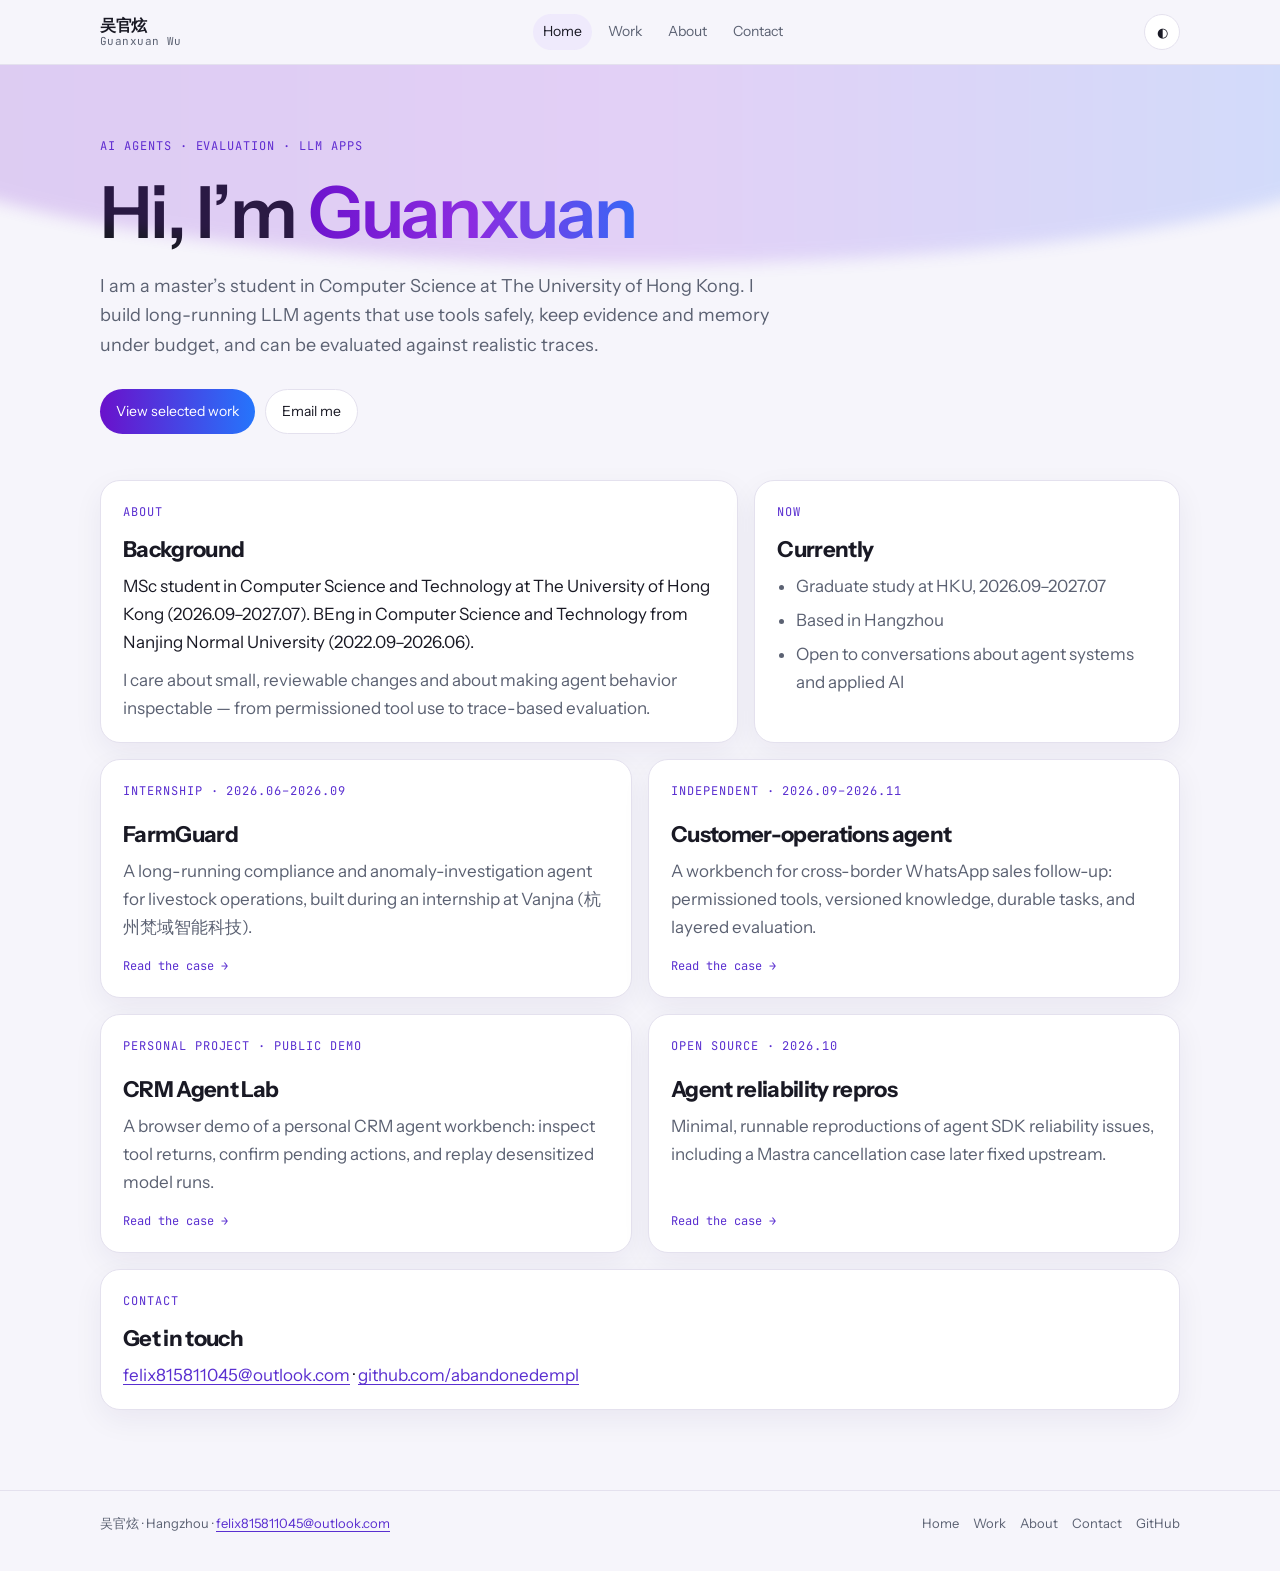
<file: index.html>
<!DOCTYPE html>
<html lang="en">
<head>
  <meta charset="utf-8">
  <meta name="viewport" content="width=device-width, initial-scale=1">
  <title>吴官炫 · Guanxuan Wu</title>
  <meta name="description" content="Personal site of 吴官炫, MSc Computer Science student at The University of Hong Kong.">
  <meta property="og:title" content="吴官炫 · Guanxuan Wu">
  <meta property="og:description" content="Personal site of 吴官炫, MSc Computer Science student at The University of Hong Kong.">
  <meta property="og:url" content="https://abandonedempl.github.io/">
  <link rel="canonical" href="https://abandonedempl.github.io/">
  <meta name="theme-color" content="#f6f5fb">
  <link rel="icon" href="/favicon.svg" type="image/svg+xml">
  <link rel="icon" href="/favicon.ico">
  <link rel="apple-touch-icon" href="/apple-touch-icon.png">
  <link rel="preconnect" href="https://fonts.googleapis.com">
  <link rel="preconnect" href="https://fonts.gstatic.com" crossorigin>
  <link href="https://fonts.googleapis.com/css2?family=Instrument+Sans:wght@400;500;600&family=JetBrains+Mono:wght@400;500;600&display=swap" rel="stylesheet">
  <link rel="stylesheet" href="css/style.css">
  <script>
    (function () {
      var t = "light";
      try {
        var s = localStorage.getItem("theme");
        if (s === "light" || s === "dark") t = s;
        else if (window.matchMedia("(prefers-color-scheme: dark)").matches) t = "dark";
      } catch (e) {}
      document.documentElement.setAttribute("data-theme", t);
      var c = document.querySelector('meta[name="theme-color"]');
      if (c) c.setAttribute("content", t === "dark" ? "#0f1118" : "#f6f5fb");
    })();
  </script>
  <script src="js/theme.js" defer></script>
</head>
<body>
  <a class="skip" href="#main">Skip to content</a>
  <header class="site-header">
    <div class="wrap header-inner">
      <a class="wordmark" href="./">
        <strong>吴官炫</strong>
        <span>Guanxuan Wu</span>
      </a>
      <nav class="nav" aria-label="Primary">
        <a href="./" aria-current="page">Home</a>
        <a href="work/">Work</a>
        <a href="about/">About</a>
        <a href="contact/">Contact</a>
      </nav>
      <button class="theme-toggle" type="button" data-theme-toggle aria-label="Switch color theme">◐</button>
    </div>
  </header>
  <main id="main">

    <section class="hero">
      <div class="wrap">
        <p class="kicker">AI Agents · Evaluation · LLM Apps</p>
        <h1>Hi, I’m <em>Guanxuan</em></h1>
        <p class="lede">I am a master’s student in Computer Science at The University of Hong Kong. I build long-running LLM agents that use tools safely, keep evidence and memory under budget, and can be evaluated against realistic traces.</p>
        <div class="actions">
          <a class="btn primary" href="work/">View selected work</a>
          <a class="btn" href="mailto:felix815811045@outlook.com">Email me</a>
        </div>
      </div>
    </section>

    <section class="wrap bento">
      <article class="card">
        <p class="kicker">About</p>
        <h2>Background</h2>
        <p>MSc student in Computer Science and Technology at The University of Hong Kong (2026.09–2027.07). BEng in Computer Science and Technology from Nanjing Normal University (2022.09–2026.06).</p>
        <p class="muted">I care about small, reviewable changes and about making agent behavior inspectable — from permissioned tool use to trace-based evaluation.</p>
      </article>

      <article class="card">
        <p class="kicker">Now</p>
        <h2>Currently</h2>
        <ul>
          <li>Graduate study at HKU, 2026.09–2027.07</li>
          <li>Based in Hangzhou</li>
          <li>Open to conversations about agent systems and applied AI</li>
        </ul>
      </article>

      <div class="span-2 work-grid">
        <a class="card work-card" href="work/farmguard/">
          <p class="kicker">Internship · 2026.06–2026.09</p>
          <h2>FarmGuard</h2>
          <p class="grow muted">A long-running compliance and anomaly-investigation agent for livestock operations, built during an internship at Vanjna (杭州梵域智能科技).</p>
          <span class="arrow">Read the case →</span>
        </a>
        <a class="card work-card" href="work/customer-agent/">
          <p class="kicker">Independent · 2026.09–2026.11</p>
          <h2>Customer-operations agent</h2>
          <p class="grow muted">A workbench for cross-border WhatsApp sales follow-up: permissioned tools, versioned knowledge, durable tasks, and layered evaluation.</p>
          <span class="arrow">Read the case →</span>
        </a>
      </div>

      <div class="span-2 work-grid">
        <a class="card work-card" href="work/crm-agent-lab/">
          <p class="kicker">Personal project · public demo</p>
          <h2>CRM Agent Lab</h2>
          <p class="grow muted">A browser demo of a personal CRM agent workbench: inspect tool returns, confirm pending actions, and replay desensitized model runs.</p>
          <span class="arrow">Read the case →</span>
        </a>
        <a class="card work-card" href="work/agent-reliability-repros/">
          <p class="kicker">Open source · 2026.10</p>
          <h2>Agent reliability repros</h2>
          <p class="grow muted">Minimal, runnable reproductions of agent SDK reliability issues, including a Mastra cancellation case later fixed upstream.</p>
          <span class="arrow">Read the case →</span>
        </a>
      </div>

      <article class="card span-2">
        <p class="kicker">Contact</p>
        <h2>Get in touch</h2>
        <p><a href="mailto:felix815811045@outlook.com">felix815811045@outlook.com</a> · <a href="https://github.com/abandonedempl">github.com/abandonedempl</a></p>
      </article>
    </section>
  </main>
  <footer class="site-footer">
    <div class="wrap footer-inner">
      <div>吴官炫 · Hangzhou · <a href="mailto:felix815811045@outlook.com">felix815811045@outlook.com</a></div>
      <nav class="footer-nav" aria-label="Footer">
        <a href="./">Home</a>
        <a href="work/">Work</a>
        <a href="about/">About</a>
        <a href="contact/">Contact</a>
        <a href="https://github.com/abandonedempl">GitHub</a>
      </nav>
    </div>
  </footer>
</body>
</html>
</file>
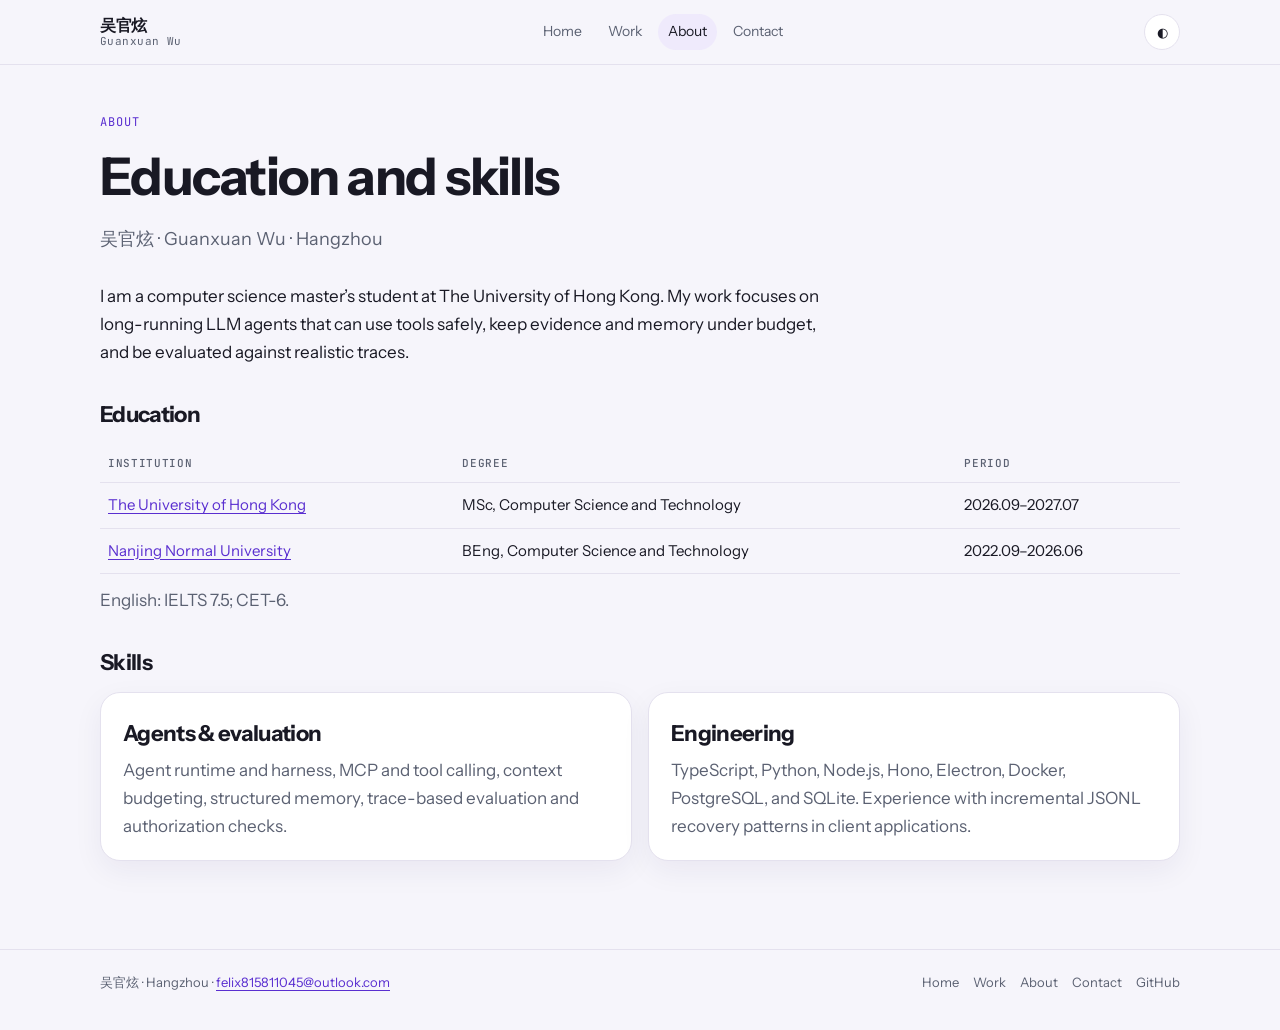
<file: about/index.html>
<!DOCTYPE html>
<html lang="en">
<head>
  <meta charset="utf-8">
  <meta name="viewport" content="width=device-width, initial-scale=1">
  <title>About · 吴官炫</title>
  <meta name="description" content="Education and skills of 吴官炫.">
  <meta property="og:title" content="About · 吴官炫">
  <meta property="og:description" content="Education and skills of 吴官炫.">
  <meta property="og:url" content="https://abandonedempl.github.io/about/">
  <link rel="canonical" href="https://abandonedempl.github.io/about/">
  <meta name="theme-color" content="#f6f5fb">
  <link rel="icon" href="/favicon.svg" type="image/svg+xml">
  <link rel="icon" href="/favicon.ico">
  <link rel="apple-touch-icon" href="/apple-touch-icon.png">
  <link rel="preconnect" href="https://fonts.googleapis.com">
  <link rel="preconnect" href="https://fonts.gstatic.com" crossorigin>
  <link href="https://fonts.googleapis.com/css2?family=Instrument+Sans:wght@400;500;600&family=JetBrains+Mono:wght@400;500;600&display=swap" rel="stylesheet">
  <link rel="stylesheet" href="../css/style.css">
  <script>
    (function () {
      var t = "light";
      try {
        var s = localStorage.getItem("theme");
        if (s === "light" || s === "dark") t = s;
        else if (window.matchMedia("(prefers-color-scheme: dark)").matches) t = "dark";
      } catch (e) {}
      document.documentElement.setAttribute("data-theme", t);
      var c = document.querySelector('meta[name="theme-color"]');
      if (c) c.setAttribute("content", t === "dark" ? "#0f1118" : "#f6f5fb");
    })();
  </script>
  <script src="../js/theme.js" defer></script>
</head>
<body>
  <a class="skip" href="#main">Skip to content</a>
  <header class="site-header">
    <div class="wrap header-inner">
      <a class="wordmark" href="../">
        <strong>吴官炫</strong>
        <span>Guanxuan Wu</span>
      </a>
      <nav class="nav" aria-label="Primary">
        <a href="../">Home</a>
        <a href="../work/">Work</a>
        <a href="../about/" aria-current="page">About</a>
        <a href="../contact/">Contact</a>
      </nav>
      <button class="theme-toggle" type="button" data-theme-toggle aria-label="Switch color theme">◐</button>
    </div>
  </header>
  <main id="main">

    <article class="wrap page">
      <header>
        <p class="kicker">About</p>
        <h1>Education and skills</h1>
        <p class="lede muted">吴官炫 · Guanxuan Wu · Hangzhou</p>
      </header>

      <section class="prose">
        <p>I am a computer science master’s student at The University of Hong Kong. My work focuses on long-running LLM agents that can use tools safely, keep evidence and memory under budget, and be evaluated against realistic traces.</p>
      </section>

      <h2>Education</h2>
      <table class="education-table">
        <thead>
          <tr><th>Institution</th><th>Degree</th><th>Period</th></tr>
        </thead>
        <tbody>
          <tr>
            <td><a href="https://www.hku.hk">The University of Hong Kong</a></td>
            <td>MSc, Computer Science and Technology</td>
            <td>2026.09–2027.07</td>
          </tr>
          <tr>
            <td><a href="https://www.njnu.edu.cn">Nanjing Normal University</a></td>
            <td>BEng, Computer Science and Technology</td>
            <td>2022.09–2026.06</td>
          </tr>
        </tbody>
      </table>
      <p class="muted education-note">English: IELTS 7.5; CET-6.</p>

      <h2>Skills</h2>
      <div class="skill-groups">
        <article class="card">
          <h2>Agents &amp; evaluation</h2>
          <p class="muted">Agent runtime and harness, MCP and tool calling, context budgeting, structured memory, trace-based evaluation and authorization checks.</p>
        </article>
        <article class="card">
          <h2>Engineering</h2>
          <p class="muted">TypeScript, Python, Node.js, Hono, Electron, Docker, PostgreSQL, and SQLite. Experience with incremental JSONL recovery patterns in client applications.</p>
        </article>
      </div>
    </article>
  </main>
  <footer class="site-footer">
    <div class="wrap footer-inner">
      <div>吴官炫 · Hangzhou · <a href="mailto:felix815811045@outlook.com">felix815811045@outlook.com</a></div>
      <nav class="footer-nav" aria-label="Footer">
        <a href="../">Home</a>
        <a href="../work/">Work</a>
        <a href="../about/">About</a>
        <a href="../contact/">Contact</a>
        <a href="https://github.com/abandonedempl">GitHub</a>
      </nav>
    </div>
  </footer>
</body>
</html>
</file>
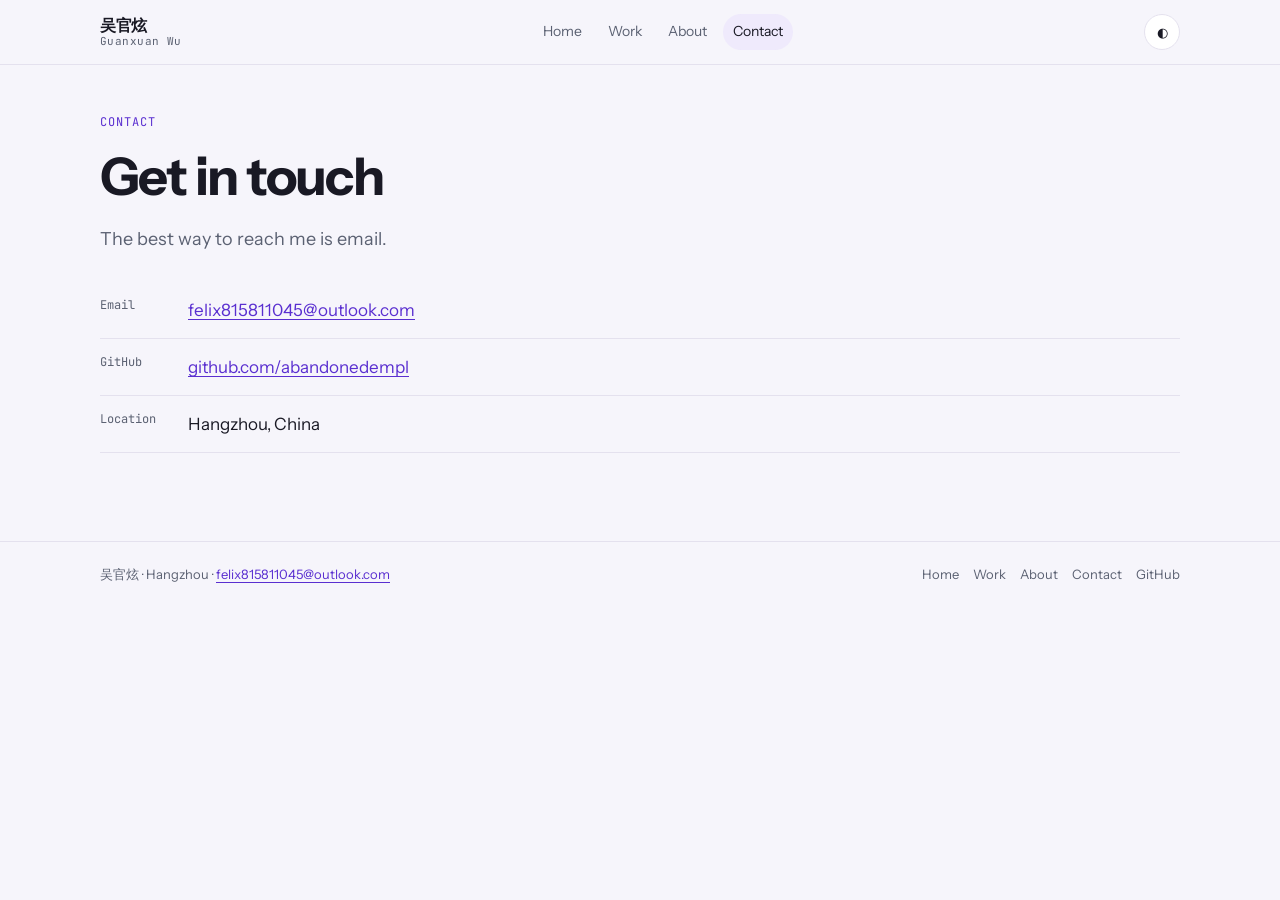
<file: contact/index.html>
<!DOCTYPE html>
<html lang="en">
<head>
  <meta charset="utf-8">
  <meta name="viewport" content="width=device-width, initial-scale=1">
  <title>Contact · 吴官炫</title>
  <meta name="description" content="Contact 吴官炫.">
  <meta property="og:title" content="Contact · 吴官炫">
  <meta property="og:description" content="Contact 吴官炫.">
  <meta property="og:url" content="https://abandonedempl.github.io/contact/">
  <link rel="canonical" href="https://abandonedempl.github.io/contact/">
  <meta name="theme-color" content="#f6f5fb">
  <link rel="icon" href="/favicon.svg" type="image/svg+xml">
  <link rel="icon" href="/favicon.ico">
  <link rel="apple-touch-icon" href="/apple-touch-icon.png">
  <link rel="preconnect" href="https://fonts.googleapis.com">
  <link rel="preconnect" href="https://fonts.gstatic.com" crossorigin>
  <link href="https://fonts.googleapis.com/css2?family=Instrument+Sans:wght@400;500;600&family=JetBrains+Mono:wght@400;500;600&display=swap" rel="stylesheet">
  <link rel="stylesheet" href="../css/style.css">
  <script>
    (function () {
      var t = "light";
      try {
        var s = localStorage.getItem("theme");
        if (s === "light" || s === "dark") t = s;
        else if (window.matchMedia("(prefers-color-scheme: dark)").matches) t = "dark";
      } catch (e) {}
      document.documentElement.setAttribute("data-theme", t);
      var c = document.querySelector('meta[name="theme-color"]');
      if (c) c.setAttribute("content", t === "dark" ? "#0f1118" : "#f6f5fb");
    })();
  </script>
  <script src="../js/theme.js" defer></script>
</head>
<body>
  <a class="skip" href="#main">Skip to content</a>
  <header class="site-header">
    <div class="wrap header-inner">
      <a class="wordmark" href="../">
        <strong>吴官炫</strong>
        <span>Guanxuan Wu</span>
      </a>
      <nav class="nav" aria-label="Primary">
        <a href="../">Home</a>
        <a href="../work/">Work</a>
        <a href="../about/">About</a>
        <a href="../contact/" aria-current="page">Contact</a>
      </nav>
      <button class="theme-toggle" type="button" data-theme-toggle aria-label="Switch color theme">◐</button>
    </div>
  </header>
  <main id="main">

    <article class="wrap page">
      <header>
        <p class="kicker">Contact</p>
        <h1>Get in touch</h1>
        <p class="lede muted">The best way to reach me is email.</p>
      </header>
      <ul class="contact-list">
        <li><span class="label">Email</span><a href="mailto:felix815811045@outlook.com">felix815811045@outlook.com</a></li>
        <li><span class="label">GitHub</span><a href="https://github.com/abandonedempl">github.com/abandonedempl</a></li>
        <li><span class="label">Location</span><span class="value">Hangzhou, China</span></li>
      </ul>
    </article>
  </main>
  <footer class="site-footer">
    <div class="wrap footer-inner">
      <div>吴官炫 · Hangzhou · <a href="mailto:felix815811045@outlook.com">felix815811045@outlook.com</a></div>
      <nav class="footer-nav" aria-label="Footer">
        <a href="../">Home</a>
        <a href="../work/">Work</a>
        <a href="../about/">About</a>
        <a href="../contact/">Contact</a>
        <a href="https://github.com/abandonedempl">GitHub</a>
      </nav>
    </div>
  </footer>
</body>
</html>
</file>
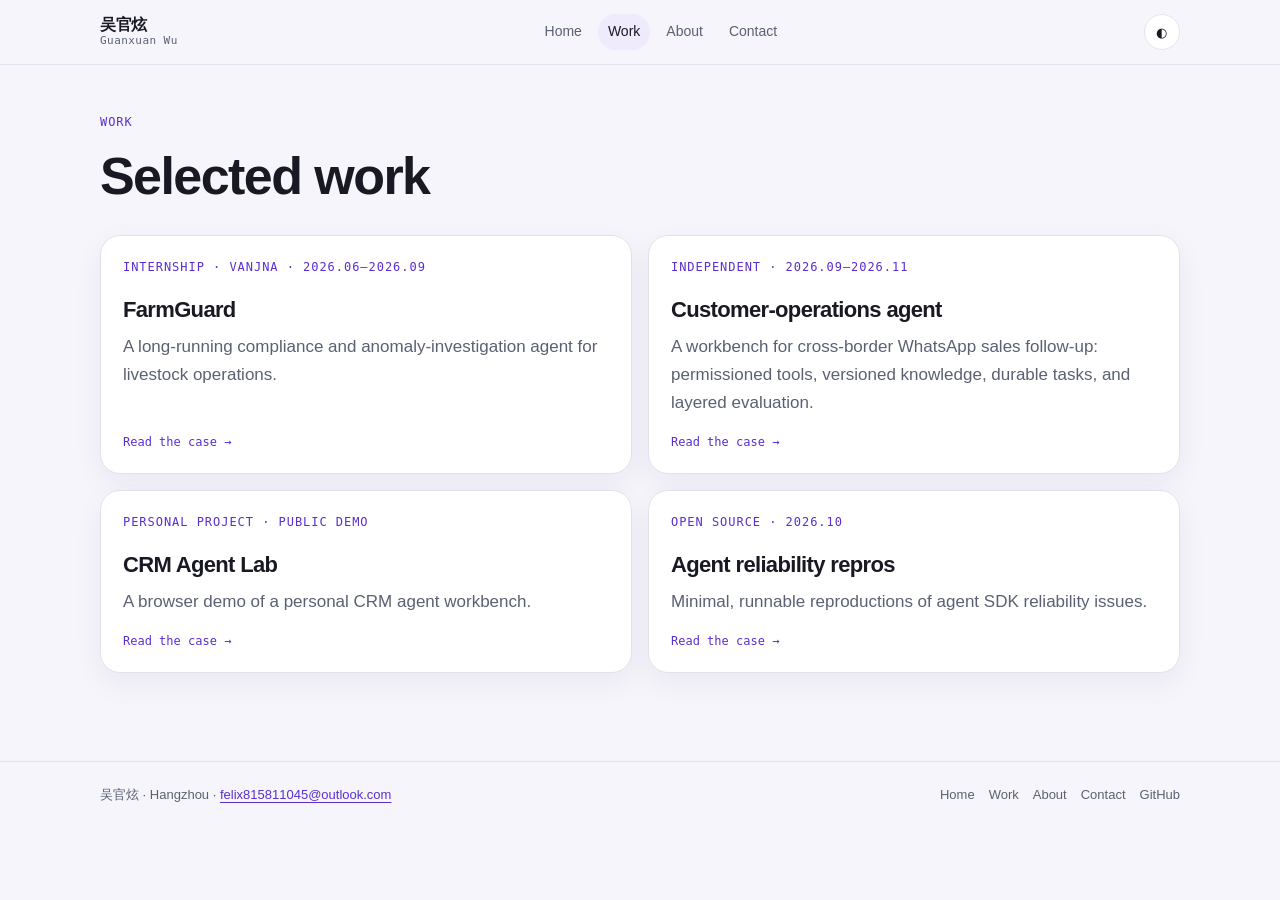
<file: oss/index.html>
<!DOCTYPE html>
<html lang="en">
<head>
  <meta charset="utf-8">
  <meta name="viewport" content="width=device-width, initial-scale=1">
  <title>Selected work · 吴官炫</title>
  <meta http-equiv="refresh" content="0; url=https://abandonedempl.github.io/work/">
  <link rel="canonical" href="https://abandonedempl.github.io/work/">
  <link rel="icon" href="/favicon.svg" type="image/svg+xml">
  <link rel="icon" href="/favicon.ico">
</head>
<body>
  <p><a href="../work/">Continue to selected work</a></p>
</body>
</html>
</file>
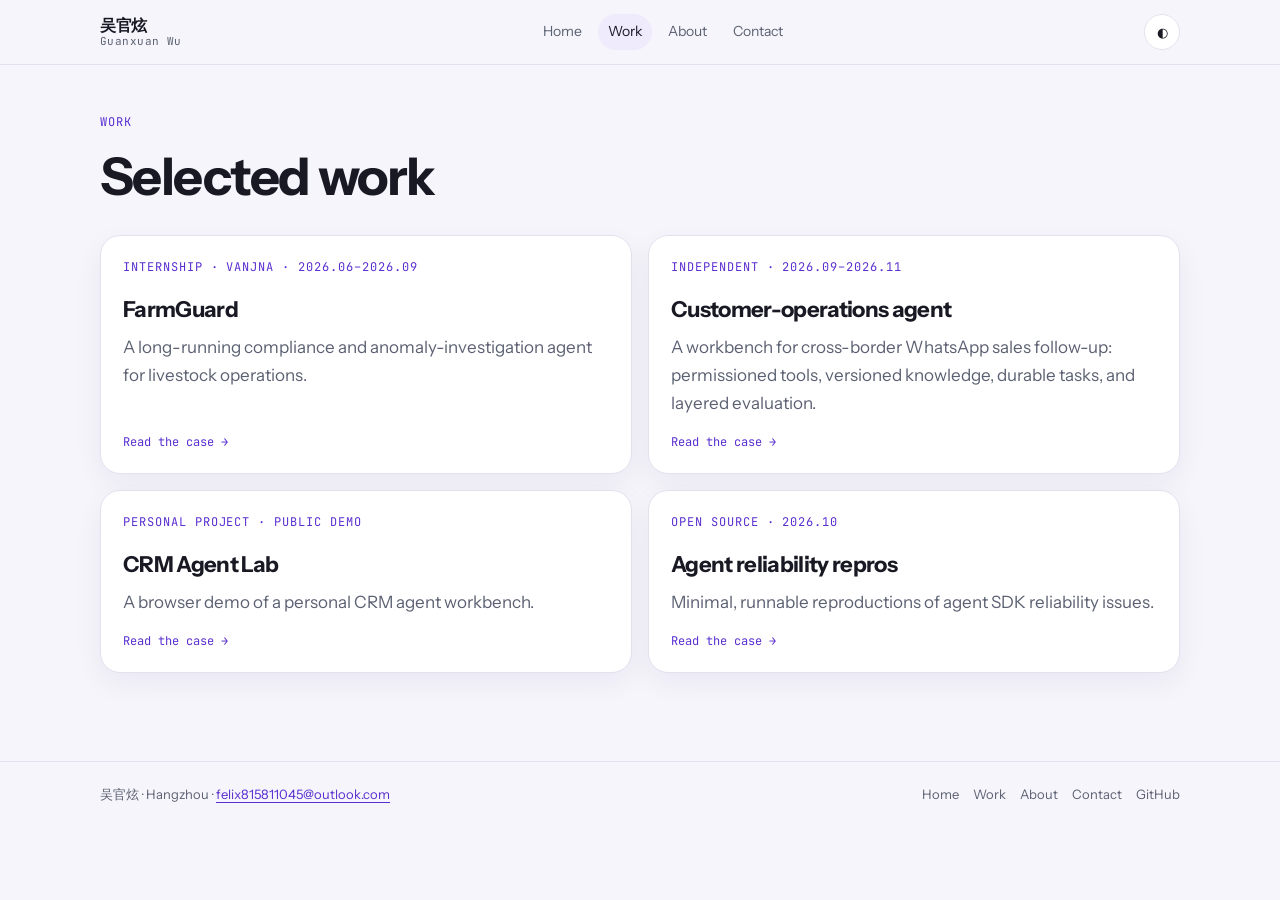
<file: work/index.html>
<!DOCTYPE html>
<html lang="en">
<head>
  <meta charset="utf-8">
  <meta name="viewport" content="width=device-width, initial-scale=1">
  <title>Selected work · 吴官炫</title>
  <meta name="description" content="Selected work of 吴官炫.">
  <meta property="og:title" content="Selected work · 吴官炫">
  <meta property="og:description" content="Selected work of 吴官炫.">
  <meta property="og:url" content="https://abandonedempl.github.io/work/">
  <link rel="canonical" href="https://abandonedempl.github.io/work/">
  <meta name="theme-color" content="#f6f5fb">
  <link rel="icon" href="/favicon.svg" type="image/svg+xml">
  <link rel="icon" href="/favicon.ico">
  <link rel="apple-touch-icon" href="/apple-touch-icon.png">
  <link rel="preconnect" href="https://fonts.googleapis.com">
  <link rel="preconnect" href="https://fonts.gstatic.com" crossorigin>
  <link href="https://fonts.googleapis.com/css2?family=Instrument+Sans:wght@400;500;600&family=JetBrains+Mono:wght@400;500;600&display=swap" rel="stylesheet">
  <link rel="stylesheet" href="../css/style.css">
  <script>
    (function () {
      var t = "light";
      try {
        var s = localStorage.getItem("theme");
        if (s === "light" || s === "dark") t = s;
        else if (window.matchMedia("(prefers-color-scheme: dark)").matches) t = "dark";
      } catch (e) {}
      document.documentElement.setAttribute("data-theme", t);
      var c = document.querySelector('meta[name="theme-color"]');
      if (c) c.setAttribute("content", t === "dark" ? "#0f1118" : "#f6f5fb");
    })();
  </script>
  <script src="../js/theme.js" defer></script>
</head>
<body>
  <a class="skip" href="#main">Skip to content</a>
  <header class="site-header">
    <div class="wrap header-inner">
      <a class="wordmark" href="../">
        <strong>吴官炫</strong>
        <span>Guanxuan Wu</span>
      </a>
      <nav class="nav" aria-label="Primary">
        <a href="../">Home</a>
        <a href="../work/" aria-current="page">Work</a>
        <a href="../about/">About</a>
        <a href="../contact/">Contact</a>
      </nav>
      <button class="theme-toggle" type="button" data-theme-toggle aria-label="Switch color theme">◐</button>
    </div>
  </header>
  <main id="main">

    <article class="wrap page">
      <header>
        <p class="kicker">Work</p>
        <h1>Selected work</h1>
      </header>

      <div class="work-grid">
        <a class="card work-card" href="farmguard/">
          <p class="kicker">Internship · Vanjna · 2026.06–2026.09</p>
          <h2>FarmGuard</h2>
          <p class="grow muted">A long-running compliance and anomaly-investigation agent for livestock operations.</p>
          <span class="arrow">Read the case →</span>
        </a>
        <a class="card work-card" href="customer-agent/">
          <p class="kicker">Independent · 2026.09–2026.11</p>
          <h2>Customer-operations agent</h2>
          <p class="grow muted">A workbench for cross-border WhatsApp sales follow-up: permissioned tools, versioned knowledge, durable tasks, and layered evaluation.</p>
          <span class="arrow">Read the case →</span>
        </a>
        <a class="card work-card" href="crm-agent-lab/">
          <p class="kicker">Personal project · public demo</p>
          <h2>CRM Agent Lab</h2>
          <p class="grow muted">A browser demo of a personal CRM agent workbench.</p>
          <span class="arrow">Read the case →</span>
        </a>
        <a class="card work-card" href="agent-reliability-repros/">
          <p class="kicker">Open source · 2026.10</p>
          <h2>Agent reliability repros</h2>
          <p class="grow muted">Minimal, runnable reproductions of agent SDK reliability issues.</p>
          <span class="arrow">Read the case →</span>
        </a>
      </div>
    </article>
  </main>
  <footer class="site-footer">
    <div class="wrap footer-inner">
      <div>吴官炫 · Hangzhou · <a href="mailto:felix815811045@outlook.com">felix815811045@outlook.com</a></div>
      <nav class="footer-nav" aria-label="Footer">
        <a href="../">Home</a>
        <a href="../work/">Work</a>
        <a href="../about/">About</a>
        <a href="../contact/">Contact</a>
        <a href="https://github.com/abandonedempl">GitHub</a>
      </nav>
    </div>
  </footer>
</body>
</html>
</file>
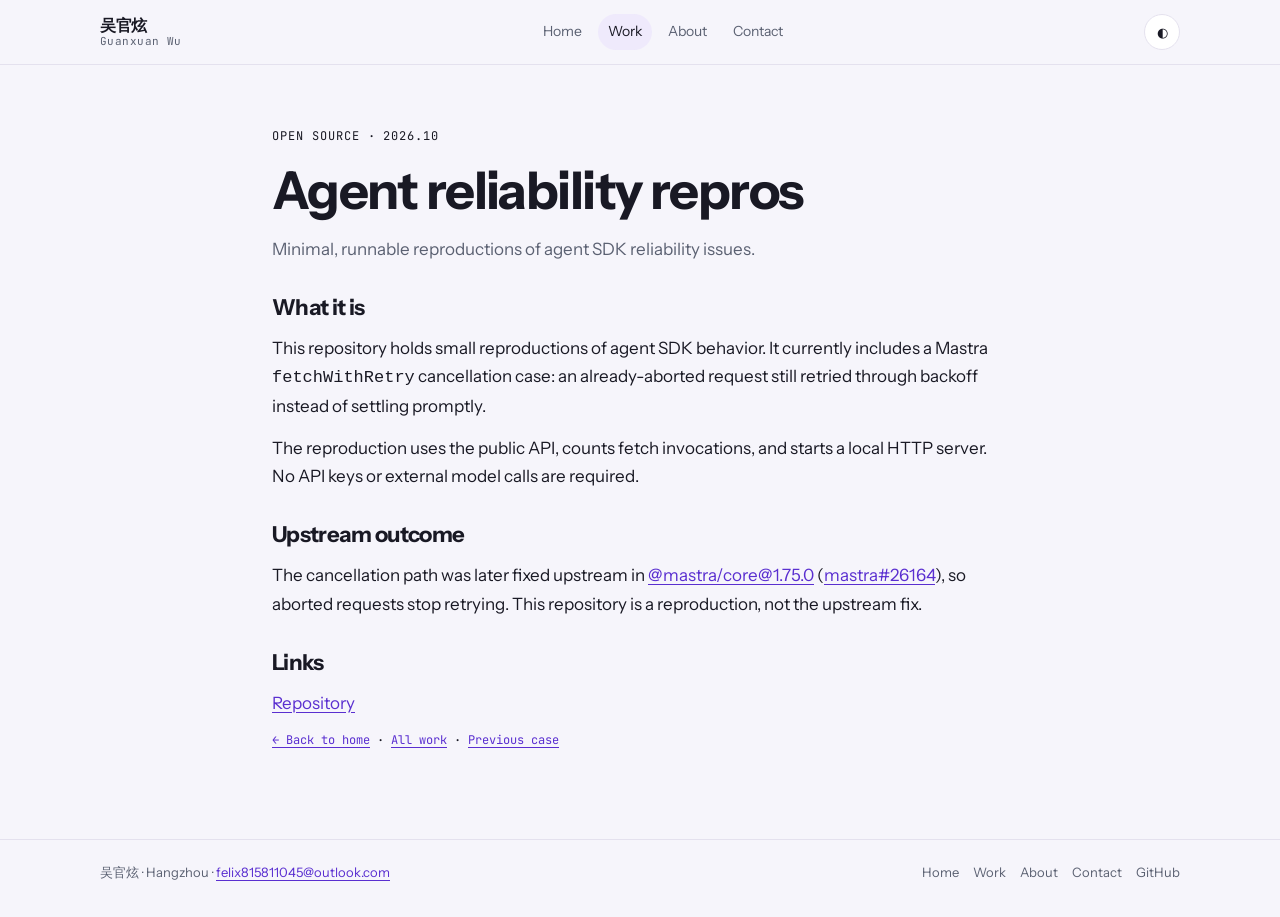
<file: work/agent-reliability-repros/index.html>
<!DOCTYPE html>
<html lang="en">
<head>
  <meta charset="utf-8">
  <meta name="viewport" content="width=device-width, initial-scale=1">
  <title>Agent reliability repros · 吴官炫</title>
  <meta name="description" content="Minimal, runnable reproductions of agent SDK reliability issues.">
  <meta property="og:title" content="Agent reliability repros · 吴官炫">
  <meta property="og:description" content="Minimal, runnable reproductions of agent SDK reliability issues.">
  <meta property="og:url" content="https://abandonedempl.github.io/work/agent-reliability-repros/">
  <link rel="canonical" href="https://abandonedempl.github.io/work/agent-reliability-repros/">
  <meta name="theme-color" content="#f6f5fb">
  <link rel="icon" href="/favicon.svg" type="image/svg+xml">
  <link rel="icon" href="/favicon.ico">
  <link rel="apple-touch-icon" href="/apple-touch-icon.png">
  <link rel="preconnect" href="https://fonts.googleapis.com">
  <link rel="preconnect" href="https://fonts.gstatic.com" crossorigin>
  <link href="https://fonts.googleapis.com/css2?family=Instrument+Sans:wght@400;500;600&family=JetBrains+Mono:wght@400;500;600&display=swap" rel="stylesheet">
  <link rel="stylesheet" href="../../css/style.css">
  <script>
    (function () {
      var t = "light";
      try {
        var s = localStorage.getItem("theme");
        if (s === "light" || s === "dark") t = s;
        else if (window.matchMedia("(prefers-color-scheme: dark)").matches) t = "dark";
      } catch (e) {}
      document.documentElement.setAttribute("data-theme", t);
      var c = document.querySelector('meta[name="theme-color"]');
      if (c) c.setAttribute("content", t === "dark" ? "#0f1118" : "#f6f5fb");
    })();
  </script>
  <script src="../../js/theme.js" defer></script>
</head>
<body>
  <a class="skip" href="#main">Skip to content</a>
  <header class="site-header">
    <div class="wrap header-inner">
      <a class="wordmark" href="../../">
        <strong>吴官炫</strong>
        <span>Guanxuan Wu</span>
      </a>
      <nav class="nav" aria-label="Primary">
        <a href="../../">Home</a>
        <a href="../../work/" aria-current="page">Work</a>
        <a href="../../about/">About</a>
        <a href="../../contact/">Contact</a>
      </nav>
      <button class="theme-toggle" type="button" data-theme-toggle aria-label="Switch color theme">◐</button>
    </div>
  </header>
  <main id="main">

    <article class="wrap page prose">
      <header>
        <p class="kicker">Open source · 2026.10</p>
        <h1>Agent reliability repros</h1>
        <p class="muted">Minimal, runnable reproductions of agent SDK reliability issues.</p>
      </header>

      <h2>What it is</h2>
      <p>This repository holds small reproductions of agent SDK behavior. It currently includes a Mastra <code>fetchWithRetry</code> cancellation case: an already-aborted request still retried through backoff instead of settling promptly.</p>
      <p>The reproduction uses the public API, counts fetch invocations, and starts a local HTTP server. No API keys or external model calls are required.</p>

      <h2>Upstream outcome</h2>
      <p>The cancellation path was later fixed upstream in <a href="https://github.com/mastra-ai/mastra/releases/tag/%40mastra/core%401.75.0">@mastra/core@1.75.0</a> (<a href="https://github.com/mastra-ai/mastra/pull/26164">mastra#26164</a>), so aborted requests stop retrying. This repository is a reproduction, not the upstream fix.</p>

      <h2>Links</h2>
      <p><a href="https://github.com/abandonedempl/agent-reliability-repros">Repository</a></p>

      <p class="arrow"><a href="../../">← Back to home</a> · <a href="../">All work</a> · <a href="../crm-agent-lab/">Previous case</a></p>
    </article>
  </main>
  <footer class="site-footer">
    <div class="wrap footer-inner">
      <div>吴官炫 · Hangzhou · <a href="mailto:felix815811045@outlook.com">felix815811045@outlook.com</a></div>
      <nav class="footer-nav" aria-label="Footer">
        <a href="../../">Home</a>
        <a href="../../work/">Work</a>
        <a href="../../about/">About</a>
        <a href="../../contact/">Contact</a>
        <a href="https://github.com/abandonedempl">GitHub</a>
      </nav>
    </div>
  </footer>
</body>
</html>
</file>
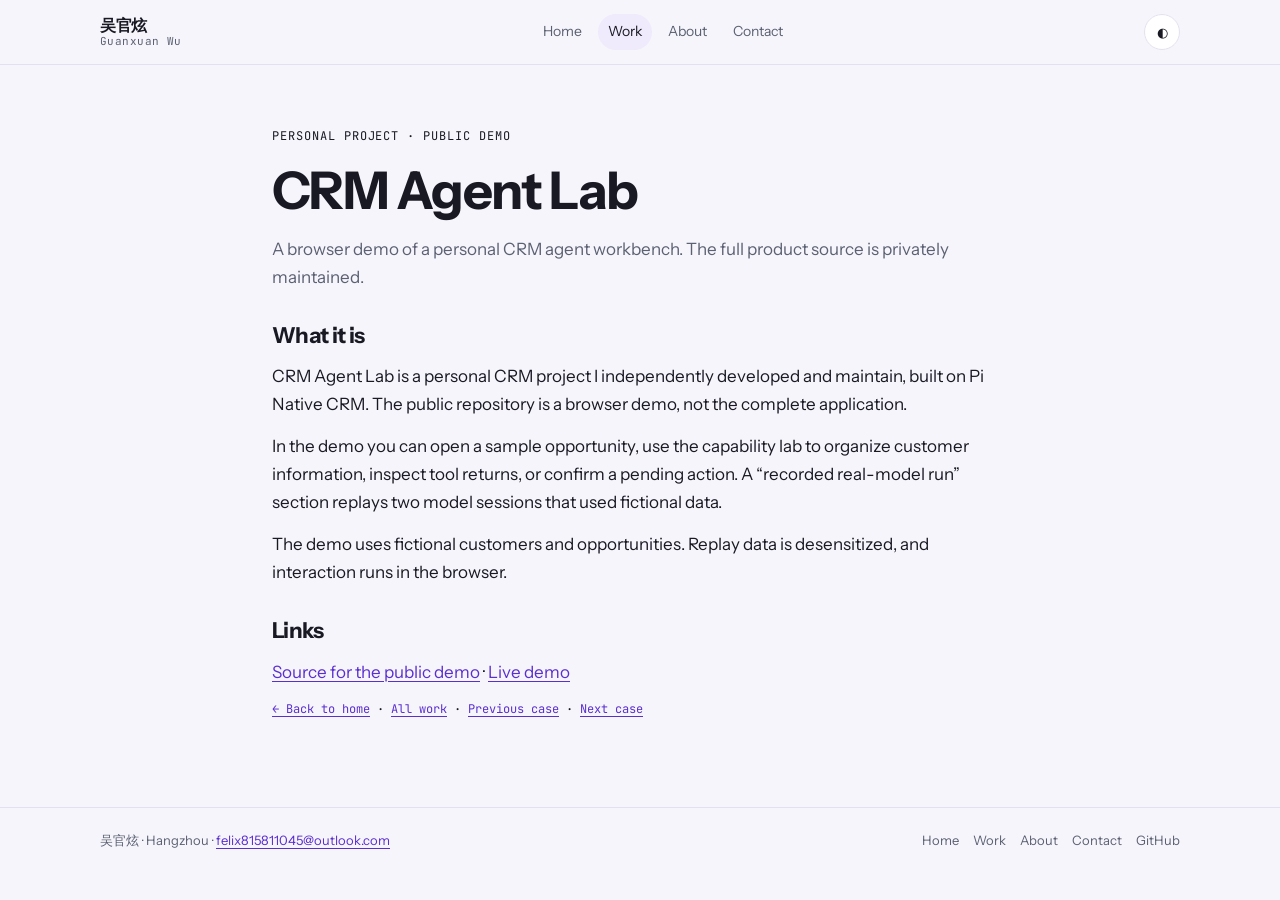
<file: work/crm-agent-lab/index.html>
<!DOCTYPE html>
<html lang="en">
<head>
  <meta charset="utf-8">
  <meta name="viewport" content="width=device-width, initial-scale=1">
  <title>CRM Agent Lab · 吴官炫</title>
  <meta name="description" content="Public browser demo of a personal CRM agent workbench.">
  <meta property="og:title" content="CRM Agent Lab · 吴官炫">
  <meta property="og:description" content="Public browser demo of a personal CRM agent workbench.">
  <meta property="og:url" content="https://abandonedempl.github.io/work/crm-agent-lab/">
  <link rel="canonical" href="https://abandonedempl.github.io/work/crm-agent-lab/">
  <meta name="theme-color" content="#f6f5fb">
  <link rel="icon" href="/favicon.svg" type="image/svg+xml">
  <link rel="icon" href="/favicon.ico">
  <link rel="apple-touch-icon" href="/apple-touch-icon.png">
  <link rel="preconnect" href="https://fonts.googleapis.com">
  <link rel="preconnect" href="https://fonts.gstatic.com" crossorigin>
  <link href="https://fonts.googleapis.com/css2?family=Instrument+Sans:wght@400;500;600&family=JetBrains+Mono:wght@400;500;600&display=swap" rel="stylesheet">
  <link rel="stylesheet" href="../../css/style.css">
  <script>
    (function () {
      var t = "light";
      try {
        var s = localStorage.getItem("theme");
        if (s === "light" || s === "dark") t = s;
        else if (window.matchMedia("(prefers-color-scheme: dark)").matches) t = "dark";
      } catch (e) {}
      document.documentElement.setAttribute("data-theme", t);
      var c = document.querySelector('meta[name="theme-color"]');
      if (c) c.setAttribute("content", t === "dark" ? "#0f1118" : "#f6f5fb");
    })();
  </script>
  <script src="../../js/theme.js" defer></script>
</head>
<body>
  <a class="skip" href="#main">Skip to content</a>
  <header class="site-header">
    <div class="wrap header-inner">
      <a class="wordmark" href="../../">
        <strong>吴官炫</strong>
        <span>Guanxuan Wu</span>
      </a>
      <nav class="nav" aria-label="Primary">
        <a href="../../">Home</a>
        <a href="../../work/" aria-current="page">Work</a>
        <a href="../../about/">About</a>
        <a href="../../contact/">Contact</a>
      </nav>
      <button class="theme-toggle" type="button" data-theme-toggle aria-label="Switch color theme">◐</button>
    </div>
  </header>
  <main id="main">

    <article class="wrap page prose">
      <header>
        <p class="kicker">Personal project · public demo</p>
        <h1>CRM Agent Lab</h1>
        <p class="muted">A browser demo of a personal CRM agent workbench. The full product source is privately maintained.</p>
      </header>

      <h2>What it is</h2>
      <p>CRM Agent Lab is a personal CRM project I independently developed and maintain, built on Pi Native CRM. The public repository is a browser demo, not the complete application.</p>
      <p>In the demo you can open a sample opportunity, use the capability lab to organize customer information, inspect tool returns, or confirm a pending action. A “recorded real-model run” section replays two model sessions that used fictional data.</p>
      <p>The demo uses fictional customers and opportunities. Replay data is desensitized, and interaction runs in the browser.</p>

      <h2>Links</h2>
      <p><a href="https://github.com/abandonedempl/crm-agent-lab-demo">Source for the public demo</a> · <a href="https://abandonedempl.github.io/crm-agent-lab-demo/">Live demo</a></p>

      <p class="arrow"><a href="../../">← Back to home</a> · <a href="../">All work</a> · <a href="../customer-agent/">Previous case</a> · <a href="../agent-reliability-repros/">Next case</a></p>
    </article>
  </main>
  <footer class="site-footer">
    <div class="wrap footer-inner">
      <div>吴官炫 · Hangzhou · <a href="mailto:felix815811045@outlook.com">felix815811045@outlook.com</a></div>
      <nav class="footer-nav" aria-label="Footer">
        <a href="../../">Home</a>
        <a href="../../work/">Work</a>
        <a href="../../about/">About</a>
        <a href="../../contact/">Contact</a>
        <a href="https://github.com/abandonedempl">GitHub</a>
      </nav>
    </div>
  </footer>
</body>
</html>
</file>
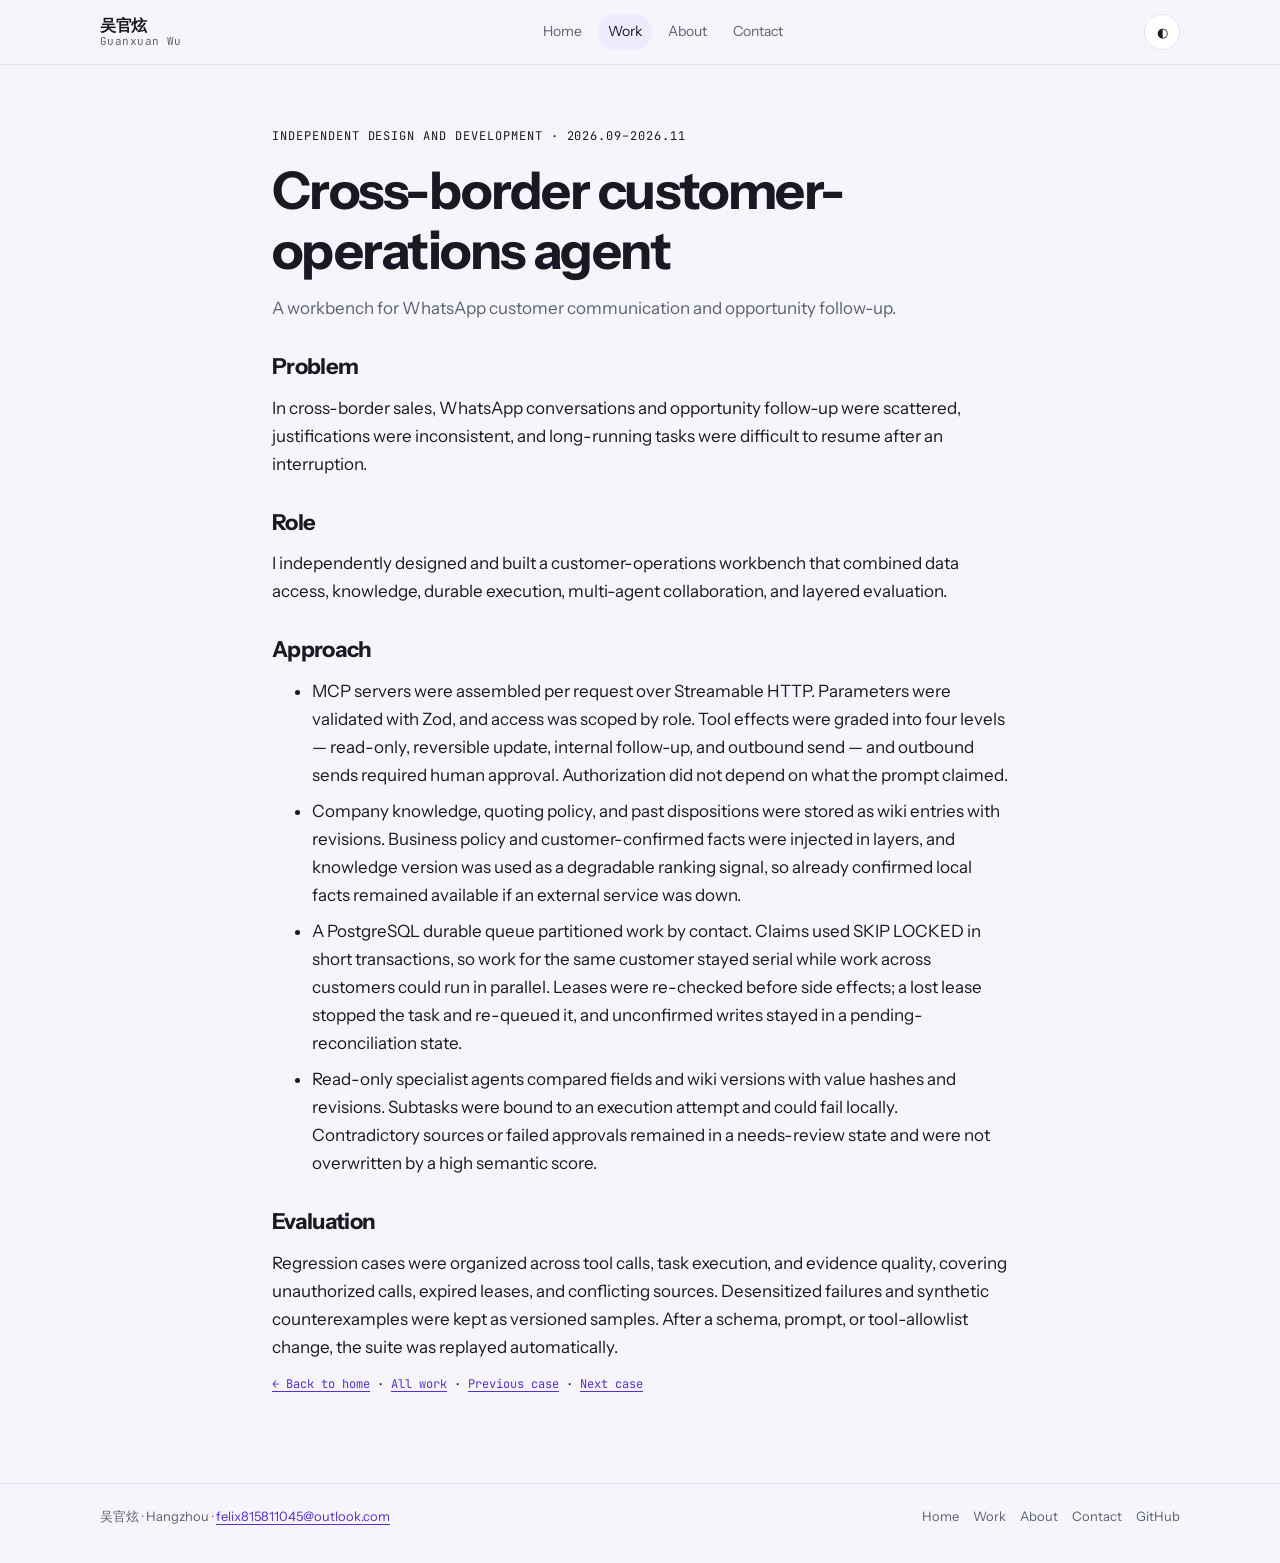
<file: work/customer-agent/index.html>
<!DOCTYPE html>
<html lang="en">
<head>
  <meta charset="utf-8">
  <meta name="viewport" content="width=device-width, initial-scale=1">
  <title>Customer-operations agent · 吴官炫</title>
  <meta name="description" content="An independently built workbench for cross-border WhatsApp customer operations.">
  <meta property="og:title" content="Customer-operations agent · 吴官炫">
  <meta property="og:description" content="An independently built workbench for cross-border WhatsApp customer operations.">
  <meta property="og:url" content="https://abandonedempl.github.io/work/customer-agent/">
  <link rel="canonical" href="https://abandonedempl.github.io/work/customer-agent/">
  <meta name="theme-color" content="#f6f5fb">
  <link rel="icon" href="/favicon.svg" type="image/svg+xml">
  <link rel="icon" href="/favicon.ico">
  <link rel="apple-touch-icon" href="/apple-touch-icon.png">
  <link rel="preconnect" href="https://fonts.googleapis.com">
  <link rel="preconnect" href="https://fonts.gstatic.com" crossorigin>
  <link href="https://fonts.googleapis.com/css2?family=Instrument+Sans:wght@400;500;600&family=JetBrains+Mono:wght@400;500;600&display=swap" rel="stylesheet">
  <link rel="stylesheet" href="../../css/style.css">
  <script>
    (function () {
      var t = "light";
      try {
        var s = localStorage.getItem("theme");
        if (s === "light" || s === "dark") t = s;
        else if (window.matchMedia("(prefers-color-scheme: dark)").matches) t = "dark";
      } catch (e) {}
      document.documentElement.setAttribute("data-theme", t);
      var c = document.querySelector('meta[name="theme-color"]');
      if (c) c.setAttribute("content", t === "dark" ? "#0f1118" : "#f6f5fb");
    })();
  </script>
  <script src="../../js/theme.js" defer></script>
</head>
<body>
  <a class="skip" href="#main">Skip to content</a>
  <header class="site-header">
    <div class="wrap header-inner">
      <a class="wordmark" href="../../">
        <strong>吴官炫</strong>
        <span>Guanxuan Wu</span>
      </a>
      <nav class="nav" aria-label="Primary">
        <a href="../../">Home</a>
        <a href="../../work/" aria-current="page">Work</a>
        <a href="../../about/">About</a>
        <a href="../../contact/">Contact</a>
      </nav>
      <button class="theme-toggle" type="button" data-theme-toggle aria-label="Switch color theme">◐</button>
    </div>
  </header>
  <main id="main">

    <article class="wrap page prose">
      <header>
        <p class="kicker">Independent design and development · 2026.09–2026.11</p>
        <h1>Cross-border customer-operations agent</h1>
        <p class="muted">A workbench for WhatsApp customer communication and opportunity follow-up.</p>
      </header>

      <h2>Problem</h2>
      <p>In cross-border sales, WhatsApp conversations and opportunity follow-up were scattered, justifications were inconsistent, and long-running tasks were difficult to resume after an interruption.</p>

      <h2>Role</h2>
      <p>I independently designed and built a customer-operations workbench that combined data access, knowledge, durable execution, multi-agent collaboration, and layered evaluation.</p>

      <h2>Approach</h2>
      <ul>
        <li>MCP servers were assembled per request over Streamable HTTP. Parameters were validated with Zod, and access was scoped by role. Tool effects were graded into four levels — read-only, reversible update, internal follow-up, and outbound send — and outbound sends required human approval. Authorization did not depend on what the prompt claimed.</li>
        <li>Company knowledge, quoting policy, and past dispositions were stored as wiki entries with revisions. Business policy and customer-confirmed facts were injected in layers, and knowledge version was used as a degradable ranking signal, so already confirmed local facts remained available if an external service was down.</li>
        <li>A PostgreSQL durable queue partitioned work by contact. Claims used SKIP LOCKED in short transactions, so work for the same customer stayed serial while work across customers could run in parallel. Leases were re-checked before side effects; a lost lease stopped the task and re-queued it, and unconfirmed writes stayed in a pending-reconciliation state.</li>
        <li>Read-only specialist agents compared fields and wiki versions with value hashes and revisions. Subtasks were bound to an execution attempt and could fail locally. Contradictory sources or failed approvals remained in a needs-review state and were not overwritten by a high semantic score.</li>
      </ul>

      <h2>Evaluation</h2>
      <p>Regression cases were organized across tool calls, task execution, and evidence quality, covering unauthorized calls, expired leases, and conflicting sources. Desensitized failures and synthetic counterexamples were kept as versioned samples. After a schema, prompt, or tool-allowlist change, the suite was replayed automatically.</p>

      <p class="arrow"><a href="../../">← Back to home</a> · <a href="../">All work</a> · <a href="../farmguard/">Previous case</a> · <a href="../crm-agent-lab/">Next case</a></p>
    </article>
  </main>
  <footer class="site-footer">
    <div class="wrap footer-inner">
      <div>吴官炫 · Hangzhou · <a href="mailto:felix815811045@outlook.com">felix815811045@outlook.com</a></div>
      <nav class="footer-nav" aria-label="Footer">
        <a href="../../">Home</a>
        <a href="../../work/">Work</a>
        <a href="../../about/">About</a>
        <a href="../../contact/">Contact</a>
        <a href="https://github.com/abandonedempl">GitHub</a>
      </nav>
    </div>
  </footer>
</body>
</html>
</file>
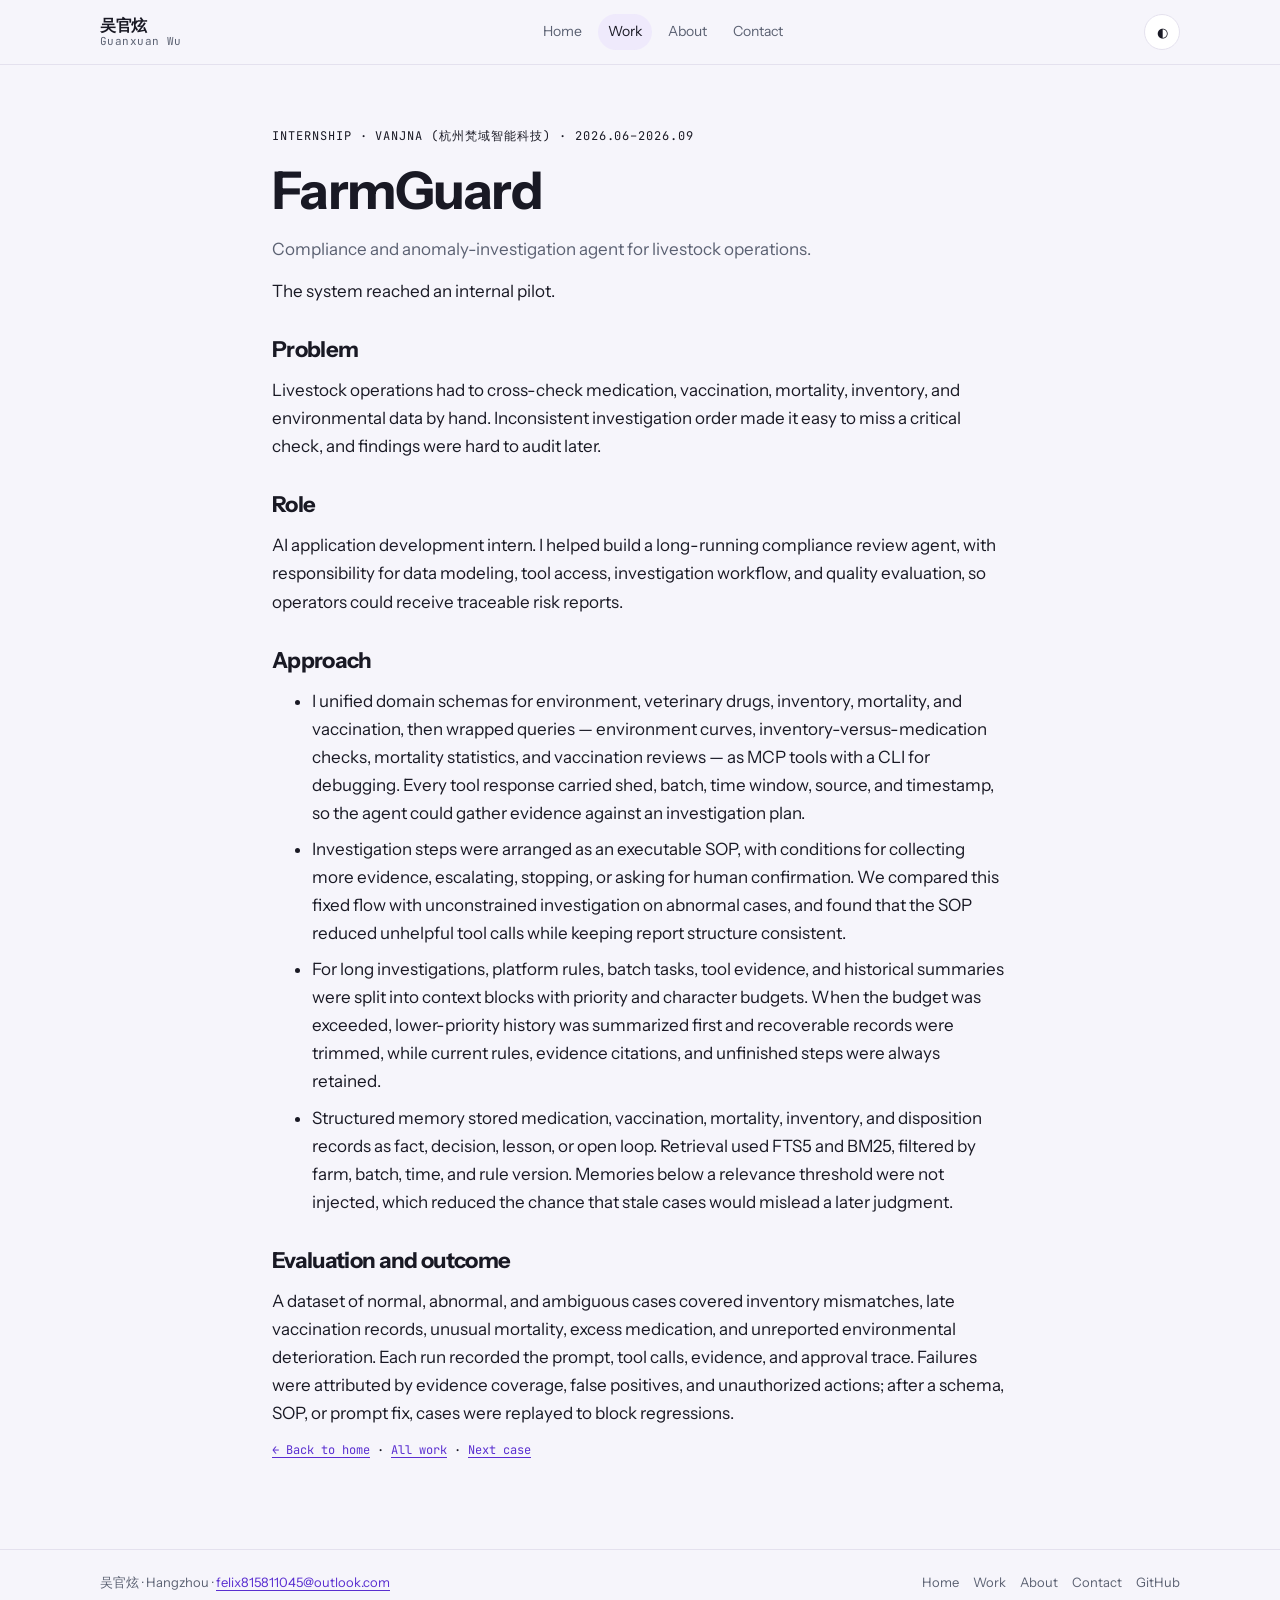
<file: work/farmguard/index.html>
<!DOCTYPE html>
<html lang="en">
<head>
  <meta charset="utf-8">
  <meta name="viewport" content="width=device-width, initial-scale=1">
  <title>FarmGuard · 吴官炫</title>
  <meta name="description" content="FarmGuard: a compliance and anomaly-investigation agent built at Vanjna.">
  <meta property="og:title" content="FarmGuard · 吴官炫">
  <meta property="og:description" content="FarmGuard: a compliance and anomaly-investigation agent built at Vanjna.">
  <meta property="og:url" content="https://abandonedempl.github.io/work/farmguard/">
  <link rel="canonical" href="https://abandonedempl.github.io/work/farmguard/">
  <meta name="theme-color" content="#f6f5fb">
  <link rel="icon" href="/favicon.svg" type="image/svg+xml">
  <link rel="icon" href="/favicon.ico">
  <link rel="apple-touch-icon" href="/apple-touch-icon.png">
  <link rel="preconnect" href="https://fonts.googleapis.com">
  <link rel="preconnect" href="https://fonts.gstatic.com" crossorigin>
  <link href="https://fonts.googleapis.com/css2?family=Instrument+Sans:wght@400;500;600&family=JetBrains+Mono:wght@400;500;600&display=swap" rel="stylesheet">
  <link rel="stylesheet" href="../../css/style.css">
  <script>
    (function () {
      var t = "light";
      try {
        var s = localStorage.getItem("theme");
        if (s === "light" || s === "dark") t = s;
        else if (window.matchMedia("(prefers-color-scheme: dark)").matches) t = "dark";
      } catch (e) {}
      document.documentElement.setAttribute("data-theme", t);
      var c = document.querySelector('meta[name="theme-color"]');
      if (c) c.setAttribute("content", t === "dark" ? "#0f1118" : "#f6f5fb");
    })();
  </script>
  <script src="../../js/theme.js" defer></script>
</head>
<body>
  <a class="skip" href="#main">Skip to content</a>
  <header class="site-header">
    <div class="wrap header-inner">
      <a class="wordmark" href="../../">
        <strong>吴官炫</strong>
        <span>Guanxuan Wu</span>
      </a>
      <nav class="nav" aria-label="Primary">
        <a href="../../">Home</a>
        <a href="../../work/" aria-current="page">Work</a>
        <a href="../../about/">About</a>
        <a href="../../contact/">Contact</a>
      </nav>
      <button class="theme-toggle" type="button" data-theme-toggle aria-label="Switch color theme">◐</button>
    </div>
  </header>
  <main id="main">

    <article class="wrap page prose">
      <header>
        <p class="kicker">Internship · Vanjna (杭州梵域智能科技) · 2026.06–2026.09</p>
        <h1>FarmGuard</h1>
        <p class="muted">Compliance and anomaly-investigation agent for livestock operations.</p>
        <p>The system reached an internal pilot.</p>
      </header>

      <h2>Problem</h2>
      <p>Livestock operations had to cross-check medication, vaccination, mortality, inventory, and environmental data by hand. Inconsistent investigation order made it easy to miss a critical check, and findings were hard to audit later.</p>

      <h2>Role</h2>
      <p>AI application development intern. I helped build a long-running compliance review agent, with responsibility for data modeling, tool access, investigation workflow, and quality evaluation, so operators could receive traceable risk reports.</p>

      <h2>Approach</h2>
      <ul>
        <li>I unified domain schemas for environment, veterinary drugs, inventory, mortality, and vaccination, then wrapped queries — environment curves, inventory-versus-medication checks, mortality statistics, and vaccination reviews — as MCP tools with a CLI for debugging. Every tool response carried shed, batch, time window, source, and timestamp, so the agent could gather evidence against an investigation plan.</li>
        <li>Investigation steps were arranged as an executable SOP, with conditions for collecting more evidence, escalating, stopping, or asking for human confirmation. We compared this fixed flow with unconstrained investigation on abnormal cases, and found that the SOP reduced unhelpful tool calls while keeping report structure consistent.</li>
        <li>For long investigations, platform rules, batch tasks, tool evidence, and historical summaries were split into context blocks with priority and character budgets. When the budget was exceeded, lower-priority history was summarized first and recoverable records were trimmed, while current rules, evidence citations, and unfinished steps were always retained.</li>
        <li>Structured memory stored medication, vaccination, mortality, inventory, and disposition records as fact, decision, lesson, or open loop. Retrieval used FTS5 and BM25, filtered by farm, batch, time, and rule version. Memories below a relevance threshold were not injected, which reduced the chance that stale cases would mislead a later judgment.</li>
      </ul>

      <h2>Evaluation and outcome</h2>
      <p>A dataset of normal, abnormal, and ambiguous cases covered inventory mismatches, late vaccination records, unusual mortality, excess medication, and unreported environmental deterioration. Each run recorded the prompt, tool calls, evidence, and approval trace. Failures were attributed by evidence coverage, false positives, and unauthorized actions; after a schema, SOP, or prompt fix, cases were replayed to block regressions.</p>

      <p class="arrow"><a href="../../">← Back to home</a> · <a href="../">All work</a> · <a href="../customer-agent/">Next case</a></p>
    </article>
  </main>
  <footer class="site-footer">
    <div class="wrap footer-inner">
      <div>吴官炫 · Hangzhou · <a href="mailto:felix815811045@outlook.com">felix815811045@outlook.com</a></div>
      <nav class="footer-nav" aria-label="Footer">
        <a href="../../">Home</a>
        <a href="../../work/">Work</a>
        <a href="../../about/">About</a>
        <a href="../../contact/">Contact</a>
        <a href="https://github.com/abandonedempl">GitHub</a>
      </nav>
    </div>
  </footer>
</body>
</html>
</file>
<file: css/style.css>
:root {
  --ink: #191924;
  --muted: #5b6172;
  --paper: #f6f5fb;
  --card: #ffffff;
  --line: #e4e1ee;
  --soft: #efeafc;
  --accent-start: #6a11cb;
  --accent-mid: #8e2de2;
  --accent-end: #2575fc;
  --accent: #5a2fd0;
  --on-accent: #ffffff;
  --shadow: 0 10px 30px rgba(37, 20, 80, 0.06);
  --radius: 20px;
  --max: 1080px;
  color-scheme: light;
}

html[data-theme="dark"] {
  --ink: #eef0f7;
  --muted: #9aa3b8;
  --paper: #0f1118;
  --card: #171a24;
  --line: #2a2f40;
  --soft: #1d2030;
  --accent: #8b8cff;
  --shadow: 0 10px 30px rgba(0, 0, 0, 0.28);
  color-scheme: dark;
}

* { box-sizing: border-box; }
html { scroll-behavior: smooth; }
body {
  margin: 0;
  background: var(--paper);
  color: var(--ink);
  font-family: "Instrument Sans", "PingFang SC", "Noto Sans SC", "Segoe UI", sans-serif;
  font-size: 17px;
  line-height: 1.65;
  min-height: 100vh;
}

a { color: var(--accent); text-underline-offset: 3px; }
a:hover { color: var(--accent-end); }
img { max-width: 100%; }
p, h1, h2, h3, ul { margin: 0; }
h1, h2, h3 { letter-spacing: -0.03em; line-height: 1.15; }

.skip {
  position: absolute;
  left: -999px;
  top: 0;
  background: var(--card);
  padding: 8px 12px;
  z-index: 10;
}
.skip:focus { left: 12px; }

.wrap {
  width: min(var(--max), calc(100% - 40px));
  margin: 0 auto;
}

.site-header {
  position: sticky;
  top: 0;
  z-index: 5;
  backdrop-filter: blur(16px);
  background: color-mix(in srgb, var(--paper) 84%, transparent);
  border-bottom: 1px solid var(--line);
}
.header-inner {
  display: flex;
  align-items: center;
  justify-content: space-between;
  gap: 16px;
  min-height: 64px;
}
.wordmark {
  display: flex;
  flex-direction: column;
  text-decoration: none;
  color: inherit;
  line-height: 1.15;
}
.wordmark strong { font-size: 16px; letter-spacing: -0.02em; }
.wordmark span {
  font-family: "JetBrains Mono", ui-monospace, monospace;
  font-size: 11px;
  color: var(--muted);
  letter-spacing: 0.04em;
}
.nav {
  display: flex;
  align-items: center;
  flex-wrap: wrap;
  gap: 6px;
}
.nav a {
  text-decoration: none;
  color: var(--muted);
  font-size: 14px;
  padding: 6px 10px;
  border-radius: 999px;
}
.nav a[aria-current="page"],
.nav a:hover {
  color: var(--ink);
  background: var(--soft);
}
.theme-toggle {
  width: 36px;
  height: 36px;
  border: 1px solid var(--line);
  background: var(--card);
  color: var(--ink);
  border-radius: 50%;
  cursor: pointer;
  display: grid;
  place-items: center;
}
.theme-toggle:focus-visible,
.nav a:focus-visible,
.btn:focus-visible,
.footer-nav a:focus-visible {
  outline: 2px solid var(--accent-end);
  outline-offset: 2px;
}

.hero {
  position: relative;
  overflow: hidden;
  padding: 72px 0 36px;
}
.hero::before {
  content: "";
  position: absolute;
  inset: -20% -10% auto;
  height: 280px;
  background: linear-gradient(90deg, var(--accent-start), var(--accent-mid), var(--accent-end));
  opacity: 0.18;
  filter: blur(8px);
  border-radius: 0 0 50% 50%;
  pointer-events: none;
}
.kicker {
  font-family: "JetBrains Mono", ui-monospace, monospace;
  font-size: 12px;
  letter-spacing: 0.08em;
  text-transform: uppercase;
  color: var(--accent);
  margin-bottom: 14px;
}
.hero h1 {
  font-size: clamp(40px, 7vw, 72px);
  font-weight: 600;
  max-width: 16ch;
}
.hero h1 em {
  font-style: normal;
  background: linear-gradient(90deg, var(--accent-start), var(--accent-mid), var(--accent-end));
  -webkit-background-clip: text;
  background-clip: text;
  color: transparent;
}
.lede {
  margin-top: 18px;
  max-width: 42rem;
  color: var(--muted);
  font-size: 18px;
}
.actions {
  display: flex;
  flex-wrap: wrap;
  gap: 10px;
  margin-top: 28px;
}
.btn {
  display: inline-flex;
  align-items: center;
  gap: 8px;
  text-decoration: none;
  border-radius: 999px;
  padding: 10px 16px;
  font-size: 14px;
  border: 1px solid var(--line);
  color: var(--ink);
  background: var(--card);
}
.btn.primary {
  border: 0;
  color: var(--on-accent);
  background: linear-gradient(90deg, var(--accent-start), var(--accent-end));
}

.bento {
  display: grid;
  grid-template-columns: 1.2fr 0.8fr;
  gap: 16px;
  padding: 10px 0 80px;
}
.card {
  background: var(--card);
  border: 1px solid var(--line);
  border-radius: var(--radius);
  box-shadow: var(--shadow);
  padding: 22px 22px 20px;
}
.span-2 { grid-column: 1 / -1; }
.card h2 {
  font-size: 22px;
  margin: 6px 0 10px;
}
.meta {
  font-family: "JetBrains Mono", ui-monospace, monospace;
  font-size: 12px;
  color: var(--muted);
}
.card p + p { margin-top: 10px; }
.card ul {
  padding-left: 1.1em;
  color: var(--muted);
}
.card li + li { margin-top: 6px; }

.work-grid {
  display: grid;
  grid-template-columns: 1fr 1fr;
  gap: 16px;
}
.work-card {
  display: flex;
  flex-direction: column;
  min-height: 100%;
  text-decoration: none;
  color: inherit;
}
.work-card:hover { border-color: color-mix(in srgb, var(--accent-end) 45%, var(--line)); }
.work-card .grow { flex: 1; }
.arrow {
  margin-top: 16px;
  font-family: "JetBrains Mono", ui-monospace, monospace;
  font-size: 12px;
  color: var(--accent);
}

.page {
  padding: 48px 0 88px;
}
.page header { margin-bottom: 28px; }
.page h1 { font-size: clamp(32px, 5vw, 52px); }
.page > h2 {
  margin-top: 36px;
  font-size: 22px;
}
.prose { max-width: 46rem; }
.prose p, .prose ul { margin-top: 14px; color: var(--ink); }
.prose h2 {
  margin-top: 32px;
  font-size: 22px;
}
.prose .muted, .muted { color: var(--muted); }
.education-note { margin-top: 12px; }
.prose li + li { margin-top: 8px; }

table {
  width: 100%;
  border-collapse: collapse;
  margin-top: 16px;
  font-size: 15px;
}
th, td {
  text-align: left;
  padding: 10px 8px;
  border-bottom: 1px solid var(--line);
  vertical-align: top;
}
th {
  font-family: "JetBrains Mono", ui-monospace, monospace;
  font-size: 11px;
  letter-spacing: 0.06em;
  text-transform: uppercase;
  color: var(--muted);
  font-weight: 500;
}

.skill-groups {
  display: grid;
  grid-template-columns: 1fr 1fr;
  gap: 16px;
  margin-top: 16px;
}

.contact-list {
  list-style: none;
  padding: 0;
  margin-top: 20px;
}
.contact-list li {
  display: flex;
  gap: 16px;
  padding: 14px 0;
  border-bottom: 1px solid var(--line);
}
.contact-list span.label {
  font-family: "JetBrains Mono", ui-monospace, monospace;
  font-size: 12px;
  color: var(--muted);
  min-width: 72px;
}
.contact-list .value {
  color: inherit;
  font-family: inherit;
  font-size: inherit;
  min-width: 0;
}

.site-footer {
  border-top: 1px solid var(--line);
  padding: 22px 0 36px;
  color: var(--muted);
  font-size: 13px;
}
.footer-inner {
  display: flex;
  justify-content: space-between;
  gap: 12px;
  flex-wrap: wrap;
  align-items: center;
}
.footer-nav {
  display: flex;
  flex-wrap: wrap;
  gap: 8px 14px;
}
.footer-nav a {
  color: var(--muted);
  text-decoration: none;
}
.footer-nav a:hover { color: var(--ink); }

@media (max-width: 800px) {
  .bento, .work-grid, .skill-groups { grid-template-columns: 1fr; }
  .span-2 { grid-column: auto; }
  .header-inner {
    flex-wrap: wrap;
    gap: 8px 12px;
  }
  .wordmark { margin-right: auto; }
  .nav {
    order: 3;
    flex-basis: 100%;
    justify-content: flex-start;
    gap: 2px;
    padding-bottom: 6px;
  }
  .nav a {
    padding: 6px 8px;
    font-size: 13px;
  }
  .hero { padding-top: 48px; }

  .education-table thead { display: none; }
  .education-table, .education-table tbody, .education-table tr, .education-table td {
    display: block;
    width: 100%;
  }
  .education-table tr {
    padding: 14px 0;
    border-bottom: 1px solid var(--line);
  }
  .education-table td {
    padding: 2px 0;
    border-bottom: 0;
  }
  .education-table td:first-child { font-weight: 600; }
}

@media (prefers-reduced-motion: reduce) {
  html { scroll-behavior: auto; }
  .hero::before { filter: none; }
}
</file>
